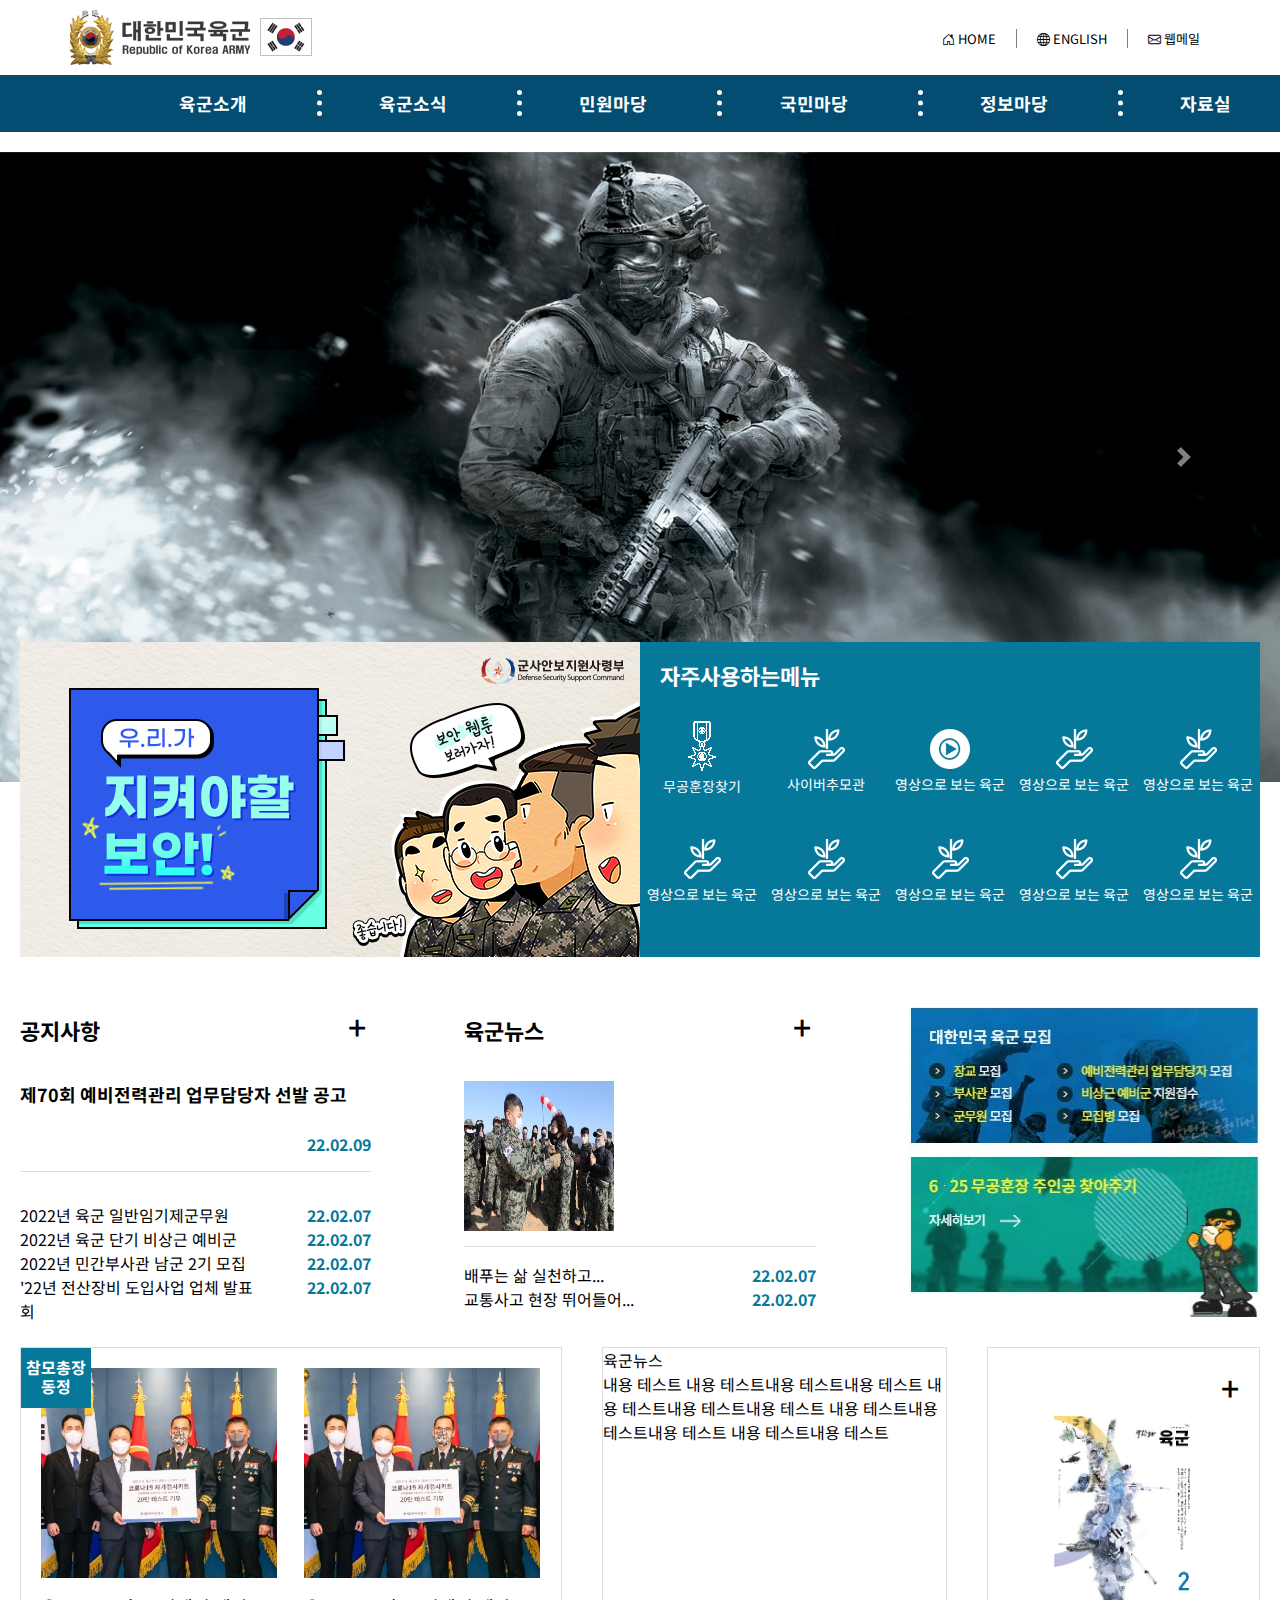
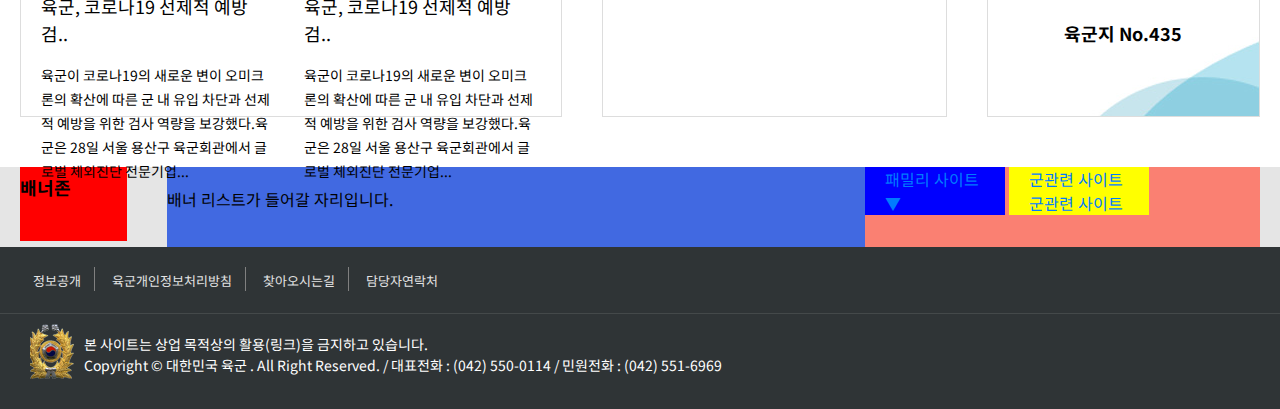
<file: army/index.html>
<!DOCTYPE html>
<html lang="en">

<head>
    <meta charset="UTF-8">
    <meta http-equiv="X-UA-Compatible" content="IE=edge">
    <meta name="viewport" content="width=device-width, initial-scale=1.0">
    <title>Document</title>
    <link rel="stylesheet" href="style.css">
    <link rel="preconnect" href="https://fonts.googleapis.com">
    <link rel="preconnect" href="https://fonts.gstatic.com" crossorigin>
    <link href="https://fonts.googleapis.com/css2?family=Noto+Sans+KR:wght@100&display=swap" rel="stylesheet">
    <link rel="stylesheet" href="https://cdn.jsdelivr.net/npm/bootstrap-icons@1.8.1/font/bootstrap-icons.css">
    <link rel="stylesheet" href="https://maxcdn.bootstrapcdn.com/bootstrap/4.0.0/css/bootstrap.min.css"
        integrity="sha384-Gn5384xqQ1aoWXA+058RXPxPg6fy4IWvTNh0E263XmFcJlSAwiGgFAW/dAiS6JXm" crossorigin="anonymous">
</head>

<body>
    <div class="wrap">
        <div class="top_menu">
            <div class="main_logo">
                <a href="https://www.army.mil.kr/webapp/user/indexMain.do?siteId=army#none">
                    <img src="img/maim_logo.png" alt="">
                </a>
            </div>
            <ul class="addfunc">
                <li><a href=""><i class="bi bi-house-door"></i> HOME</a></li>
                <li><a href=""> <i class="bi bi-globe"></i> ENGLISH</a></li>
                <li><a href=""> <i class="bi bi-envelope"></i> 웹메일</a></li>
            </ul>
        </div>
        <div class="nav">
            <ul class="nav_section">
                <li><a href="">육군소개</a></li>
                <li><a href="">육군소식</a></li>
                <li><a href="">민원마당</a></li>
                <li><a href="">국민마당</a></li>
                <li><a href="">정보마당</a></li>
                <li><a href="">자료실</a></li>

            </ul>
        </div>
        <div class="main_img">
            <div id="carouselExampleControls" class="carousel slide" data-ride="carousel">
                <div class="carousel-inner">
                    <div class="carousel-item active">
                        <img class="d-block w-100" src="img/main_img.jpg" alt="First slide">
                    </div>
                    <div class="carousel-item">
                        <img class="d-block w-100" src="img/main_img1.jpg" alt="Second slide">
                    </div>
                    <div class="carousel-item">
                        <img class="d-block w-100" src="img/main_img2.jpg" alt="Third slide">
                    </div>
                </div>
                <a class="carousel-control-prev" href="#carouselExampleControls" role="button" data-slide="prev">
                    <span class="carousel-control-prev-icon" aria-hidden="true"></span>
                    <span class="sr-only">Previous</span>
                </a>
                <a class="carousel-control-next" href="#carouselExampleControls" role="button" data-slide="next">
                    <span class="carousel-control-next-icon" aria-hidden="true"></span>
                    <span class="sr-only">Next</span>
                </a>
            </div>
        </div>
        <div class="popup">
            <div class="popup_left">

            </div>
            <div class="popup_right">
                <h3>자주사용하는메뉴</h3>
                <ul class="quickmenu">
                    <li>
                        <span>
                            <img src="img/jaju0.png" alt="">
                        </span>
                        <span class="quickmenu_name">
                            무공훈장찾기
                        </span>
                    </li>
                </ul>

                <ul class="quickmenu">
                    <li>
                        <span>
                            <img src="img/jaju1.png" alt="">
                        </span>
                        <span class="quickmenu_name">
                            사이버추모관
                        </span>
                    </li>
                </ul>
                <ul class="quickmenu">
                    <li>
                        <span>
                            <img src="img/jaju2.png" alt="">
                        </span>
                        <span class="quickmenu_name">
                            영상으로 보는 육군
                        </span>
                    </li>
                </ul>
                <ul class="quickmenu">
                    <li>
                        <span>
                            <img src="img/jaju1.png" alt="">
                        </span>
                        <span class="quickmenu_name">
                            영상으로 보는 육군
                        </span>
                    </li>
                </ul>
                <ul class="quickmenu">
                    <li>
                        <span>
                            <img src="img/jaju1.png" alt="">
                        </span>
                        <span class="quickmenu_name">
                            영상으로 보는 육군
                        </span>
                    </li>
                </ul>
                <ul class="quickmenu">
                    <li>
                        <span>
                            <img src="img/jaju1.png" alt="">
                        </span>
                        <span class="quickmenu_name">
                            영상으로 보는 육군
                        </span>
                    </li>
                </ul>
                <ul class="quickmenu">
                    <li>
                        <span>
                            <img src="img/jaju1.png" alt="">
                        </span>
                        <span class="quickmenu_name">
                            영상으로 보는 육군
                        </span>
                    </li>
                </ul>
                <ul class="quickmenu">
                    <li>
                        <span>
                            <img src="img/jaju1.png" alt="">
                        </span>
                        <span class="quickmenu_name">
                            영상으로 보는 육군
                        </span>
                    </li>
                </ul>
                <ul class="quickmenu">
                    <li>
                        <span>
                            <img src="img/jaju1.png" alt="">
                        </span>
                        <span class="quickmenu_name">
                            영상으로 보는 육군
                        </span>
                    </li>
                </ul>
                <ul class="quickmenu">
                    <li>
                        <span>
                            <img src="img/jaju1.png" alt="">
                        </span>
                        <span class="quickmenu_name">
                            영상으로 보는 육군
                        </span>
                    </li>
                </ul>
            </div>
        </div>
        <div class="mc0">
            <div class="mc0_left">
                <h3>공지사항</h3><a>
                    <h2>+</h2>
                </a>
                <ul class="gongji0">
                    <li><a>제70회 예비전력관리 업무담당자 선발 공고</a></li>
                    <li>ㅤ</li>
                    <li>22.02.09</li>
                </ul>
                <ul class="gongji1">
                    <li>
                        <span>
                            2022년 육군 일반임기제군무원
                        </span>
                        <span>
                            22.02.07
                        </span>
                    </li>
                    <li>
                        <span>
                            2022년 육군 단기 비상근 예비군
                        </span>
                        <span>
                            22.02.07
                        </span>
                    </li>
                    <li>
                        <span>
                            2022년 민간부사관 남군 2기 모집
                        </span>
                        <span>
                            22.02.07
                        </span>
                    </li>
                    <li>
                        <span>
                            '22년 전산장비 도입사업 업체 발표회
                        </span>
                        <span>
                            22.02.07
                        </span>
                    </li>

                </ul>

            </div>
            <div class="mc0_center">
                <h3>육군뉴스</h3><a>
                    <h2>+</h2>
                </a>
                <ul class="gongji_center1">
                    <li><img src="img/sun.jpg" alt=""></li>
                </ul>
                <ul class="gongji_center2">
                    <li>
                        <span>
                            배푸는 삶 실천하고...
                        </span>
                        <span>
                            22.02.07
                        </span>
                    </li>
                    <li>
                        <span>
                            교통사고 현장 뛰어들어...
                        </span>
                        <span>
                            22.02.07
                        </span>
                    </li>

                </ul>
            </div>
            <div class="mc0_right">
            </div>
        </div>
        <div class="mc1">
            <div class="mc1_left">
                <h3>
                    참모총장 동정
                </h3>
                <div class="mc1_left_img">
                    <ul>
                        <li>
                            <div><span id="thum0"><img src="img/chongjang.jpg" alt=""></span></div>
                            <span class="title">육군, 코로나19 선제적 예방 검..</span>
                            <span class="cont">육군이 코로나19의 새로운 변이 오미크론의 확산에 따른 군 내 유입 차단과 선제적 예방을 위한 검사 역량을 보강했다.육군은 28일
                                서울 용산구 육군회관에서 글로벌 체외진단 전문기업...</span>
                        </li>
                        <li>
                            <div><span id="thum0"><img src="img/chongjang.jpg" alt=""></span></div>
                            <span class="title">육군, 코로나19 선제적 예방 검..</span>
                            <span class="cont">육군이 코로나19의 새로운 변이 오미크론의 확산에 따른 군 내 유입 차단과 선제적 예방을 위한 검사 역량을 보강했다.육군은 28일
                                서울 용산구 육군회관에서 글로벌 체외진단 전문기업...</span>
                        </li>
                    </ul>
                </div>
            </div>
            <div class="mc1_center">
                육군뉴스<br>
                내용 테스트 내용 테스트내용 테스트내용 테스트 내용 테스트내용 테스트내용 테스트 내용 테스트내용 테스트내용 테스트 내용 테스트내용 테스트
            </div>
            <div class="mc1_right">
                <div class='ebook'>
                    <a>
                        <h2>+</h2>
                    </a>
                    <span class="ebook_background">
                        <img src="img/book.jpg" alt="" class="ebook_img">
                    </span>
                    <span class="ebook_title">
                        육군지 No.435
                    </span>
                </div>
            </div>
        </div>
        <div class="banner">
            <div class="banner_inner">
                <h3>배너존</h3>
                <div class="banner_list">배너 리스트가 들어갈 자리입니다.</div>
                <div class="banner_site">
                    <div class="banner_site_1">
                        <a href="">패밀리 사이트</a>
                        <a href="">▼</a>
                    </div>
                    <div class="banner_site_2">
                        <a href="">군관련 사이트</a>
                        <a href="">군관련 사이트</a>
                    </div>
                    
                </div>
            </div>
        </div>
        <footer>
            <div class="footer_up">
                <div class="footer_up_container">
                    <ul>
                        <li><a href="">정보공개</a></li>
                        <li><a href="">육군개인정보처리방침</a></li>
                        <li><a href="">찾아오시는길</a></li>
                        <li><a href="">담당자연락처</a></li>
                    </ul>
                </div>
            </div>
            <div class="footer_down">
                <div class="footer_down_container">
                    <img src="img/logo_footer.png" alt="">
                    <p class="backred">본 사이트는 상업 목적상의 활용(링크)을 금지하고 있습니다.</p>
                    <p>Copyright © 대한민국 육군 . All Right Reserved. / 대표전화 : (042) 550-0114 / 민원전화 : (042) 551-6969</p>
                </div>
            </div>
        </footer>
    </div>
    <script src="https://code.jquery.com/jquery-3.2.1.slim.min.js"
        integrity="sha384-KJ3o2DKtIkvYIK3UENzmM7KCkRr/rE9/Qpg6aAZGJwFDMVNA/GpGFF93hXpG5KkN"
        crossorigin="anonymous"></script>
    <script src="https://cdnjs.cloudflare.com/ajax/libs/popper.js/1.12.9/umd/popper.min.js"
        integrity="sha384-ApNbgh9B+Y1QKtv3Rn7W3mgPxhU9K/ScQsAP7hUibX39j7fakFPskvXusvfa0b4Q"
        crossorigin="anonymous"></script>
    <script src="https://maxcdn.bootstrapcdn.com/bootstrap/4.0.0/js/bootstrap.min.js"
        integrity="sha384-JZR6Spejh4U02d8jOt6vLEHfe/JQGiRRSQQxSfFWpi1MquVdAyjUar5+76PVCmYl"
        crossorigin="anonymous"></script>
    <script src="index.js"></script>

</body>

</html>
</file>
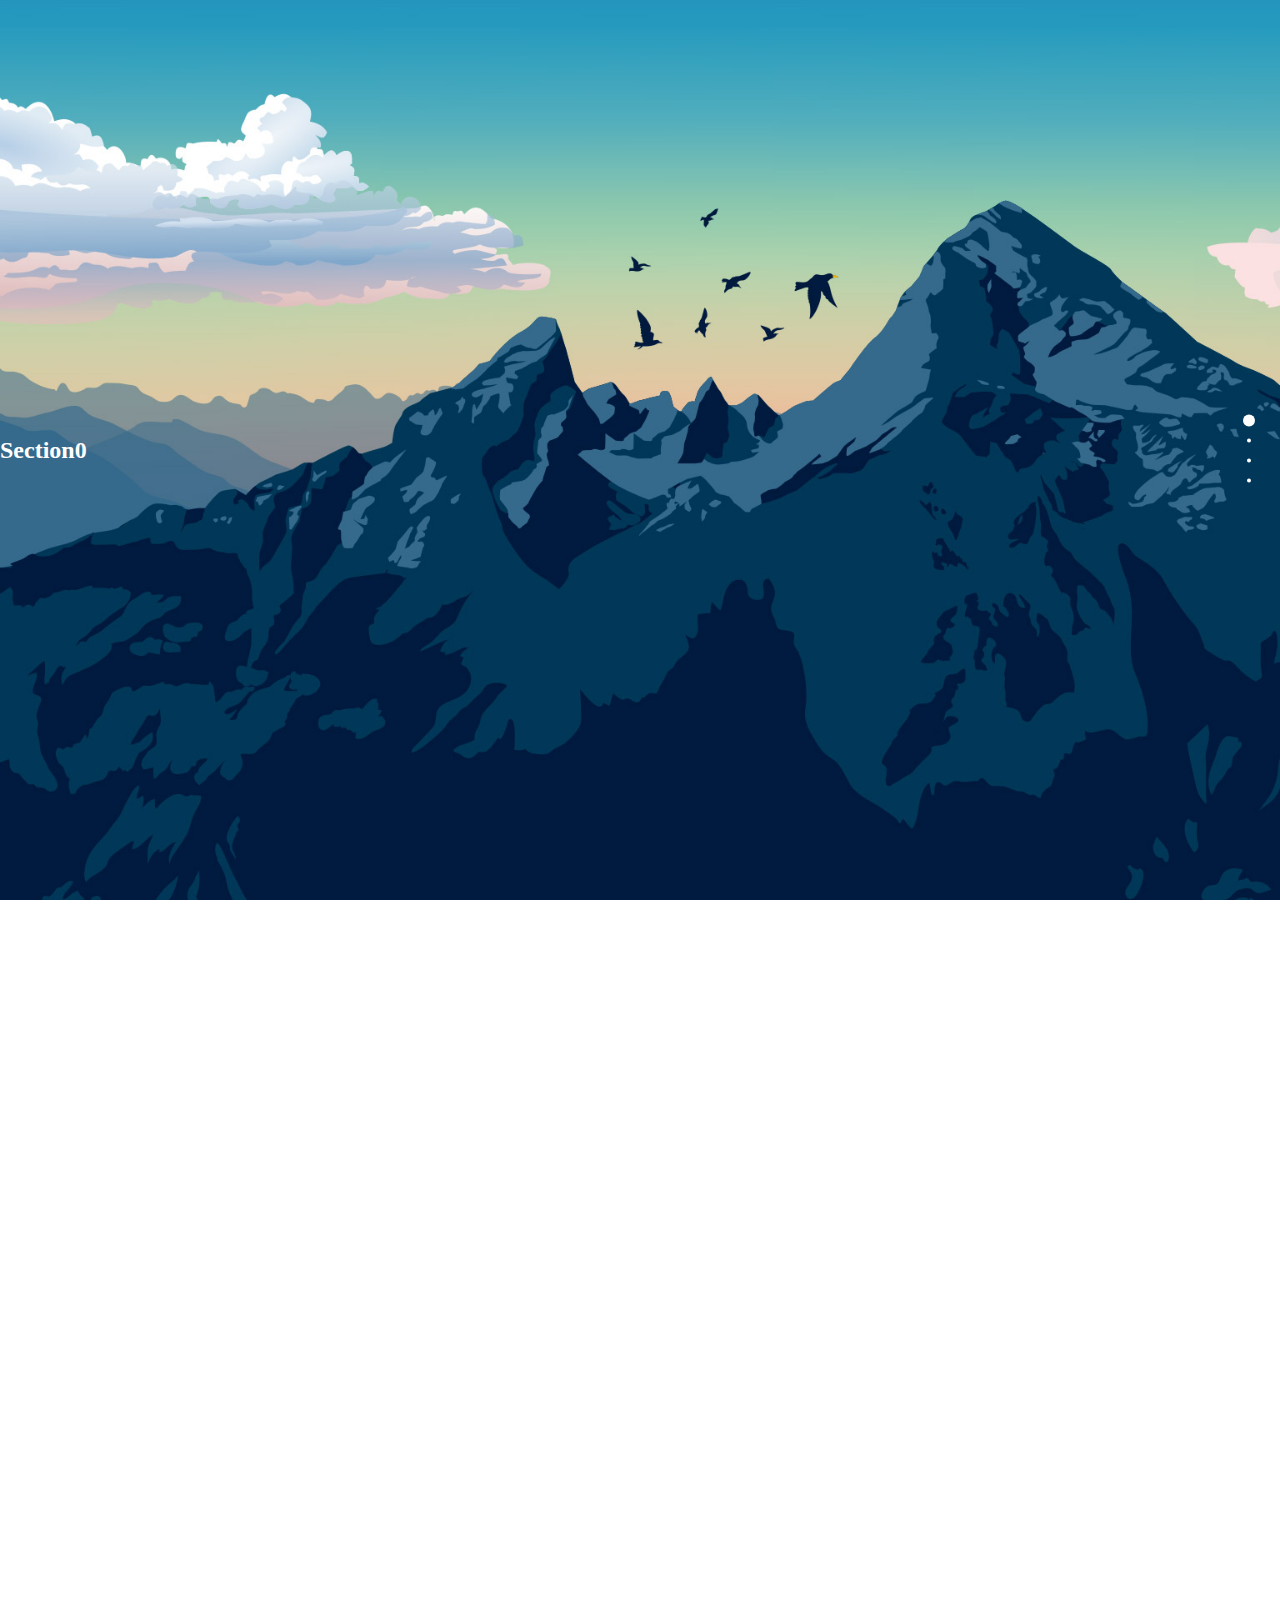
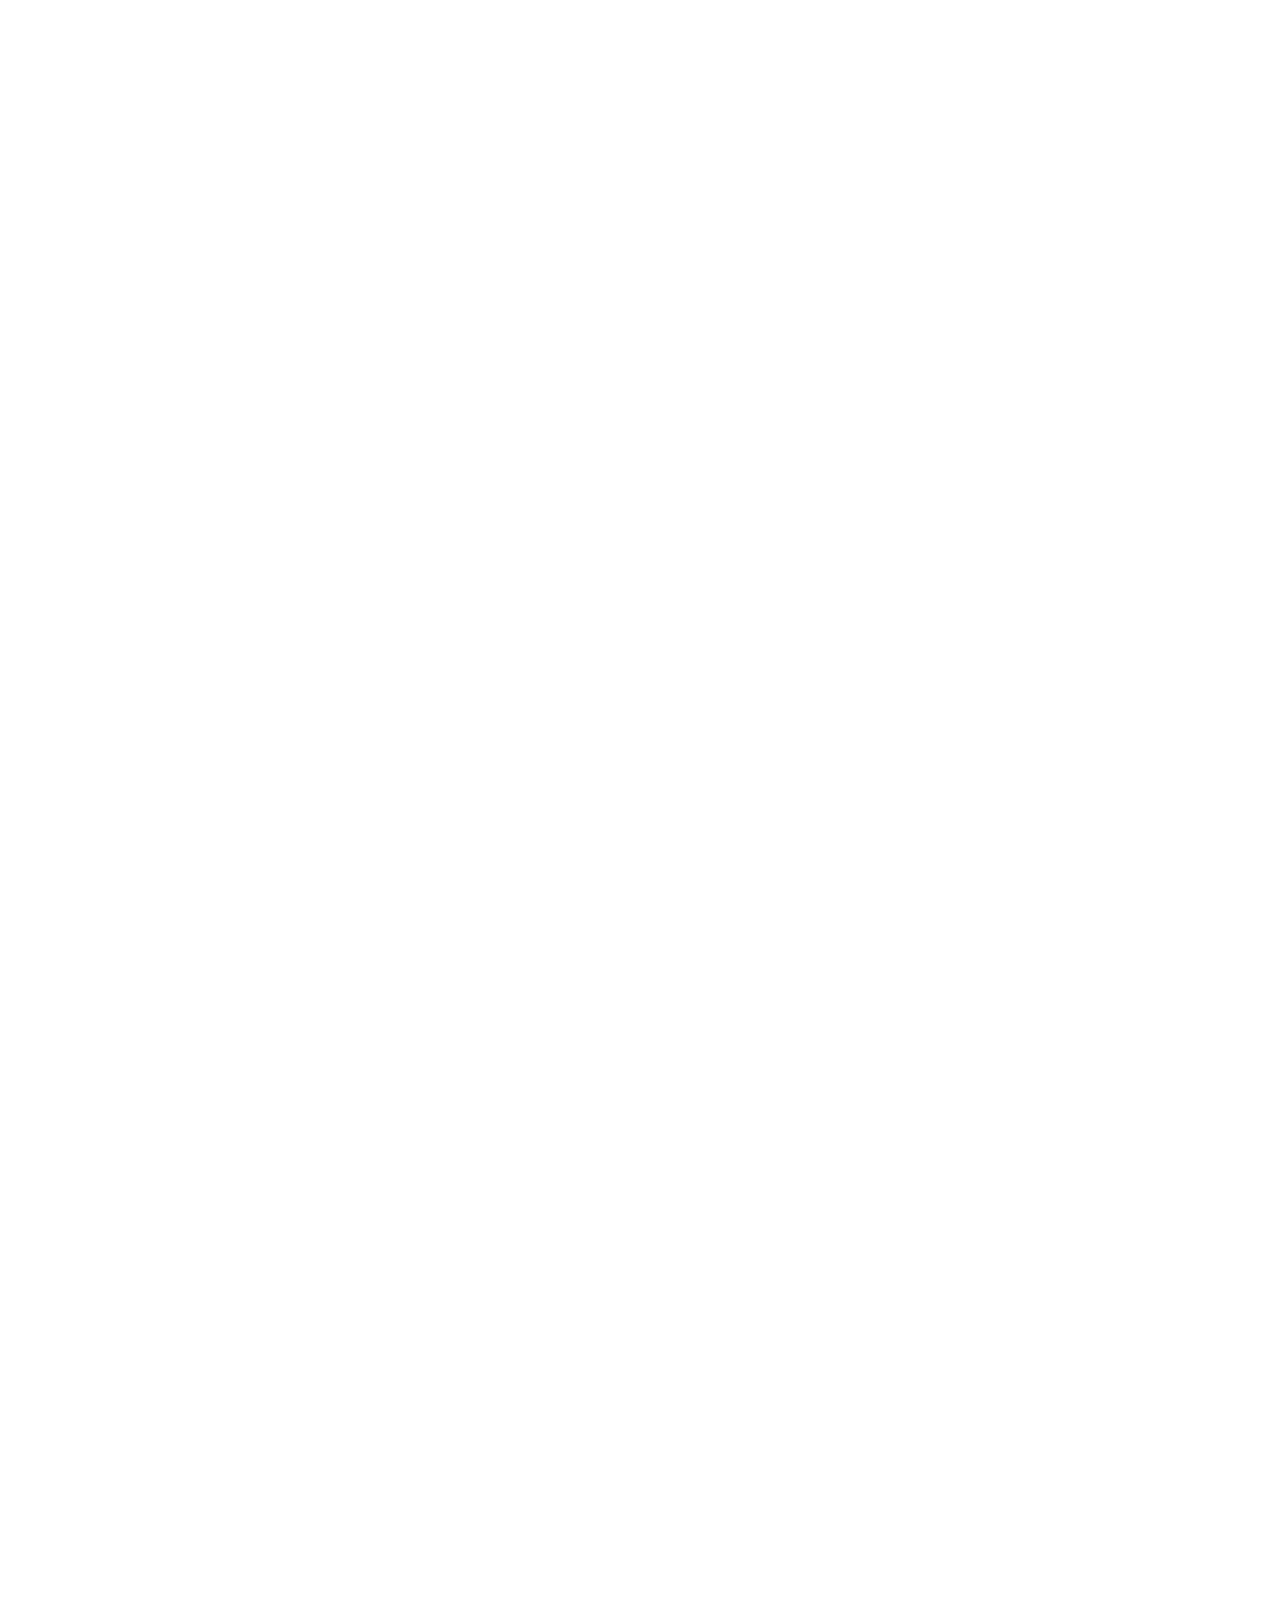
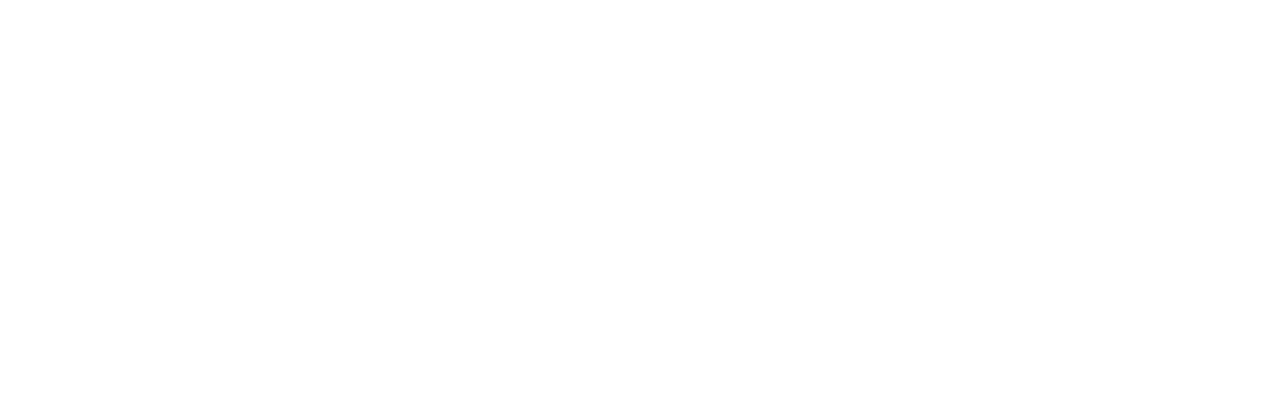
<file: fullPage/index.html>
<!DOCTYPE html>
<html lang="en">

<head>
    <meta charset="UTF-8">
    <meta http-equiv="X-UA-Compatible" content="IE=edge">
    <meta name="viewport" content="width=device-width, initial-scale=1.0">
    <title>Document</title>

    <link rel="stylesheet" href="fullpagejs/fullpage.min.css">
    <link rel="stylesheet" href="index.css">
    <script src="fullpagejs/fullpage.min.js"></script>
</head>

<body>
    <div id="full-page">
        <div class="section s0">
            <h2>Section0</h2>
        </div>
        <div class="section s1">
            <h2>Section1</h2>
            <h3>Sub Title</h3>
        </div>
        <div class="section s2">
            <h2>Section2</h2>
        </div>
        <div class="section s3">
            <h2>Section3</h2>
        </div>
    </div>

    <script>
        new fullpage('#full-page', {
            licenseKey: '',
            sectionsColor: ['#ff0000', '#00ff00', '#0000ff', '#aaaaaa'],
            navigation: true,
            navigationTooltips: ['Home', 'About', 'Contact', 'Xtras'],
            scrollingSpeed: 1000,
            onLeave: function (origin, destination, direction) {
                console.log('onLeave', origin.index, destination.index)
                if (origin.index == 1) {
                    document.querySelector(".s1 h3").style.display = "none";
                }
            },
            afterLoad: function (origin, destination, direction) {
                console.log('afterLoad', origin.index, destination.index)
                if (destination.index == 1) {
                    document.querySelector(".s1 h3").style.display = "inline-block";
                }
            }
        });
    </script>
</body>

</html>
</file>
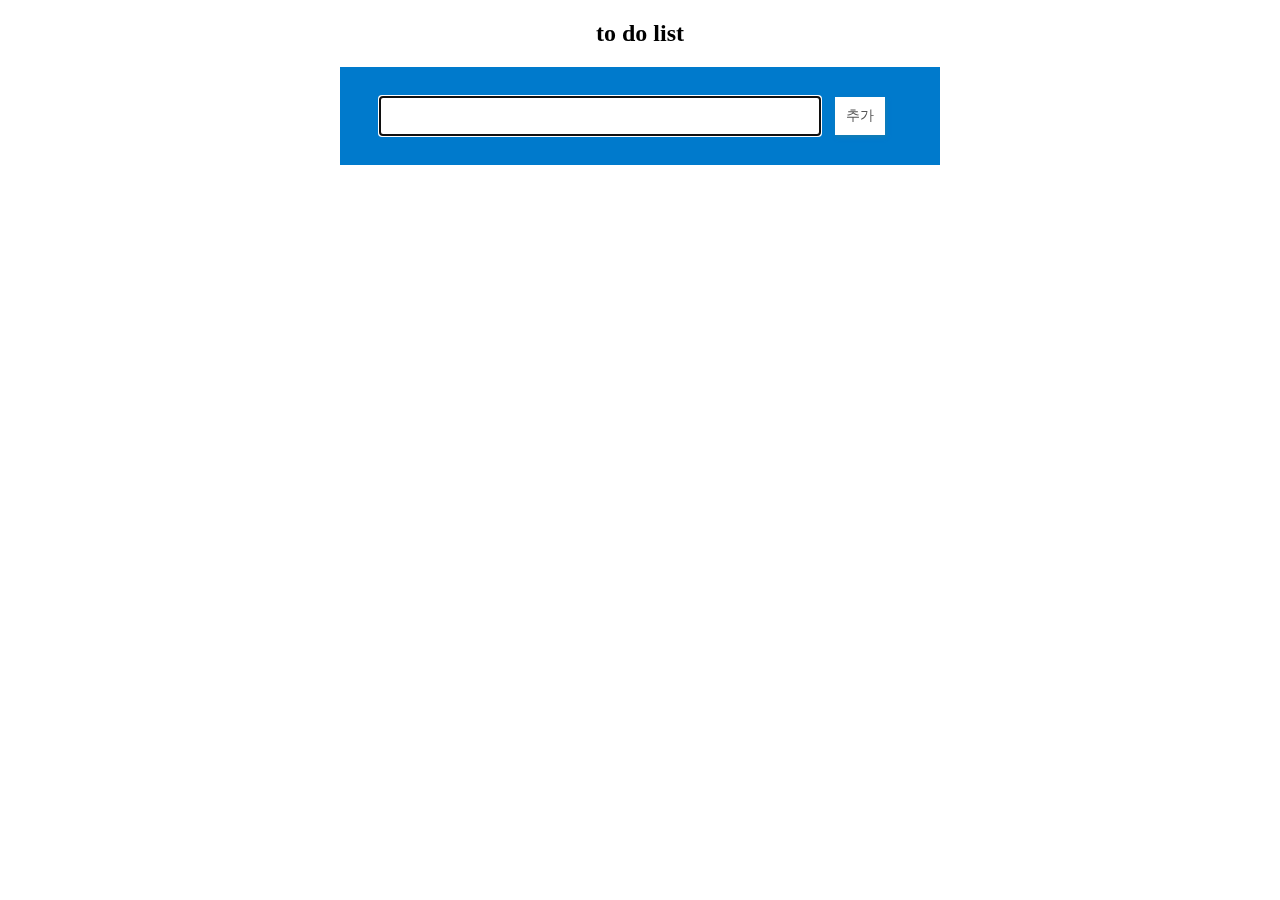
<file: todo/index.html>
<!doctype html>
<html>

<head>
	<meta charset="utf-8">
	<meta name="viewport" content="width=device-width">
	<title>To do list</title>
	<link rel="stylesheet" href="input.css">
	<link rel="stylesheet" href="list.css">
</head>

<body>
	<div id="wrapper">
		<h2>to do list</h2>
		<form>
			<input type="text" autofocus="ture" id="item">
			<button type="button" id="add" class="addBtn">추가</button>
		</form>
		<div id="itemList"></div>
	</div>
	<script src="checklist.js"></script>
</body>

</html>
</file>
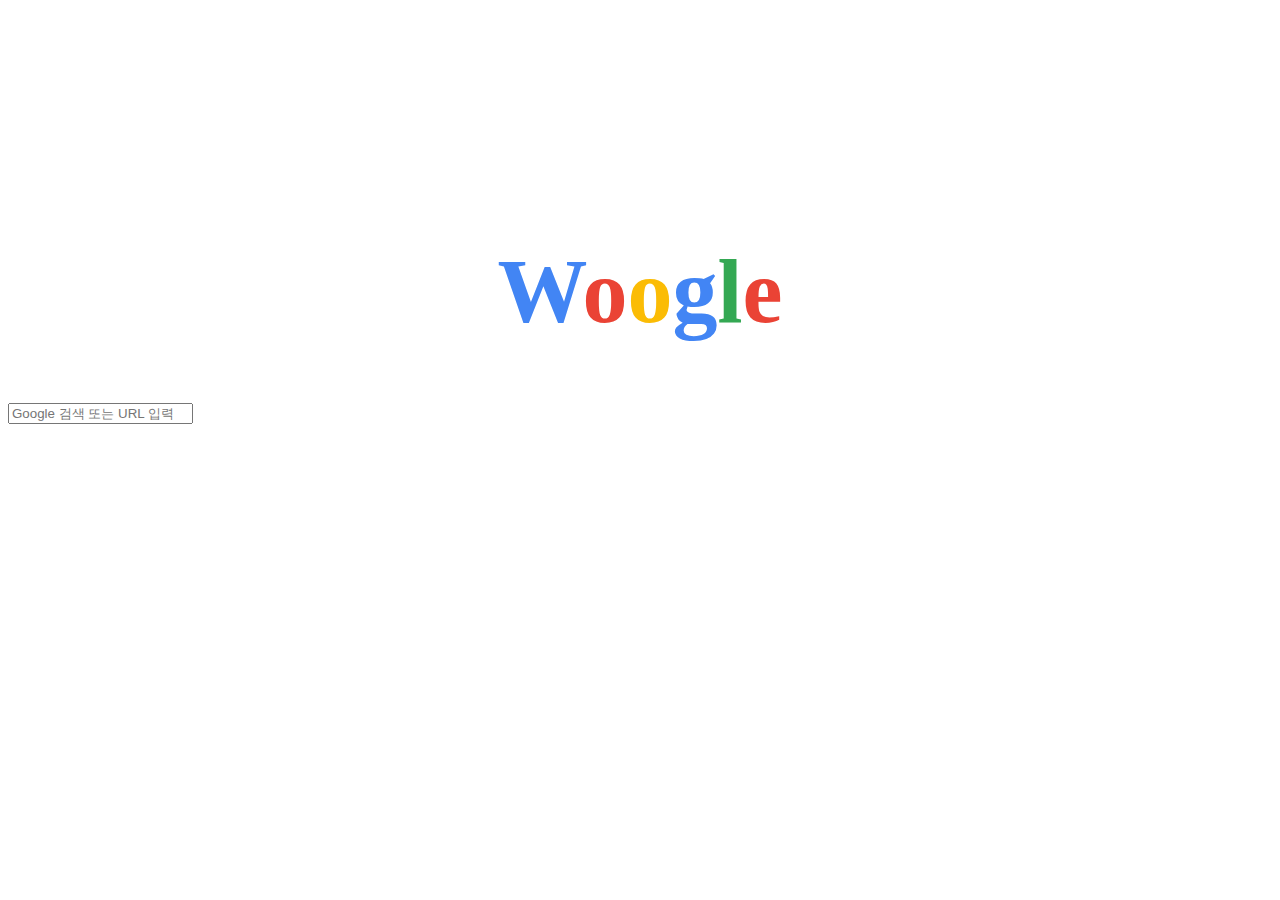
<file: woogle/index.html>
<!DOCTYPE html>
<html lang="ko">

<head>
    <meta charset="UTF-8">
    <meta http-equiv="X-UA-Compatible" content="IE=edge">
    <meta name="viewport" content="width=device-width, initial-scale=1.0">
    <title>Woogle</title>
    <link href="https://cdn.jsdelivr.net/npm/bootstrap@5.1.3/dist/css/bootstrap.min.css" rel="stylesheet"
        integrity="sha384-1BmE4kWBq78iYhFldvKuhfTAU6auU8tT94WrHftjDbrCEXSU1oBoqyl2QvZ6jIW3" crossorigin="anonymous">
    <link rel="stylesheet" href="style.css">
</head>

<body>
    <h1><span>W</span><span>o</span><span>o</span><span>g</span><span>l</span><span>e</span></h1>
    <form action="https://www.google.com/search" method="GET">
        <div class="mt-5 mx-auto search-bar input-group mb-3">
            <input name="q" type="text" class="rounded-pill form-control" placeholder="Google 검색 또는 URL 입력"
                aria-label="Recipient's username" aria-describedby="button-addon2">
        </div>
    </form>
</body>

</html>
</file>
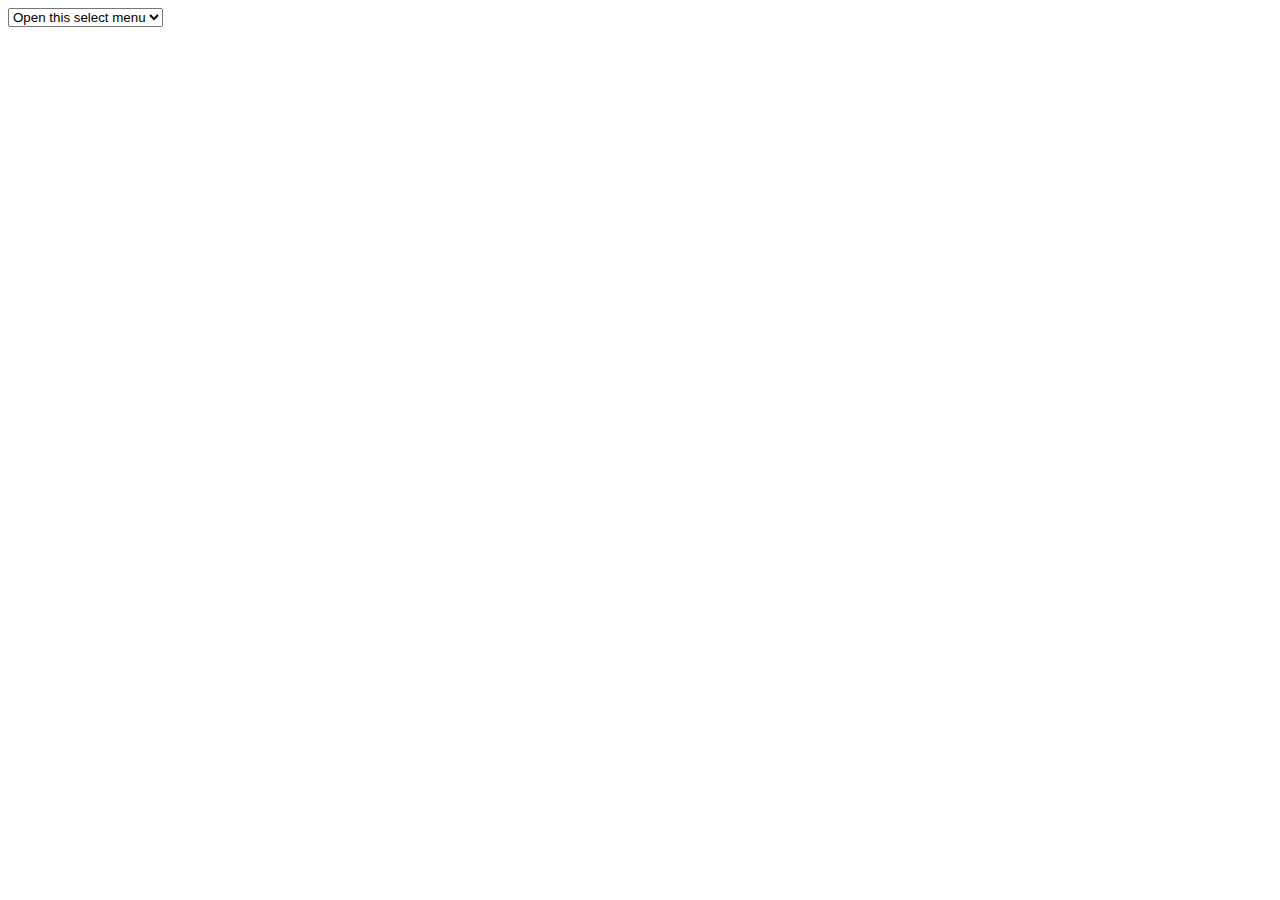
<file: army/test.html>
<!DOCTYPE html>
<html lang="en">
<head>
    <meta charset="UTF-8">
    <meta http-equiv="X-UA-Compatible" content="IE=edge">
    <meta name="viewport" content="width=device-width, initial-scale=1.0">
    <title>Document</title>
    <link href="https://cdn.jsdelivr.net/npm/bootstrap@5.1.3/dist/css/bootstrap.min.css" rel="stylesheet" integrity="sha384-1BmE4kWBq78iYhFldvKuhfTAU6auU8tT94WrHftjDbrCEXSU1oBoqyl2QvZ6jIW3" crossorigin="anonymous">
</head>
<body>
    <select class="form-select form-select-lg mb-3" aria-label=".form-select-lg example">
        <option selected>Open this select menu</option>
        <option value="1">One</option>
        <option value="2">Two</option>
        <option value="3">Three</option>
      </select>
</body>
</html>

<link href="https://cdn.jsdelivr.net/npm/bootstrap@5.1.3/dist/css/bootstrap.min.css" rel="stylesheet" integrity="sha384-1BmE4kWBq78iYhFldvKuhfTAU6auU8tT94WrHftjDbrCEXSU1oBoqyl2QvZ6jIW3" crossorigin="anonymous">
</file>
<file: army/style.css>
*{
    list-style-type: none;
    list-style: none;
    text-decoration: none;
    border-collapse: collapse;
    margin: 0px;
    padding: 0px;
    color: #000;
    font-family: 'Noto Sans KR', sans-serif;
    
}

.top_menu{
    display: flex;
    background-color: rgba(0, 0, 0, 0);
    width: 1240px;
    height: 75px;
    margin: auto;
}

.main_logo{

    width: 242px;
    height: 55px;
    padding-top: 10px;
    padding-left: 50px;
}


.addfunc{
    display: flex;
    justify-content: flex-end;
    background-color: rgba(0, 0, 0, 0);
    margin-top: 15px;
    margin-left: 670px;
}

.addfunc > li{
    margin: 10px;       
}
.addfunc > li>a{
    font-size: 13px;
    color: #000;
}
.addfunc > li:not(:last-child) > a{
    border-right:1px solid gray;
    padding-right: 20px;
}

.nav{
    margin: auto;
    width: 100%;
    height: 57px;
    background-color: #024d71;
}

.nav_section{
    background-color: rgba(0, 0, 0, 0);
    width: 1240px;
    margin: auto;
    display: flex;
    justify-content: flex-start;
}
.nav_section > li{
    margin: auto
}
.nav_section > li:first-child{
    padding-left: 130px;
}
.nav_section > li > a{
    color: #fff;
    font-weight: bold;
    font-size: 18px;

}
.nav_section > li:not(:last-child) > a{
    border-right: 5px dotted #fff;
    padding-right: 70px;
}

.main_img{
    width: 100%;
    height: 710px;
    position: relative;
    background-repeat: no-repeat;
    background-size: cover;
}
.main_img>h1{
    position: absolute;
    padding-top: 140px;
    color: #fff;
    text-align: center;
    font-size: 45px;
}
.main_img>p{
    position: absolute;
    color: #fff;
    text-align: center;
    font-size: 20px;
    font-weight: bold;
}

.popup{
    position: relative;
    top: -200px;
    width: 1240px;
    height: 315px;
    background-color: #06799b;
    margin: auto;
    display: flex;
}
.popup_left{
    flex:1;
    background-image: url("img/banner_left.png");
}
.popup_right{
    flex: 1;
    background-color: rgba(0, 0, 0, 0);
    width: 620px;
    height: 300px;
}
.popup_right > h3{
    padding: 20px;
    color: white;
    font-size: 22px;
    font-weight: bold;
    background-color: rgba(0, 0, 0, 0)
}
.popup_right > ul > li > span:first-child{
    cursor: pointer;
}
.quickmenu > li{
    float: left;
    width: 20%;
    height: 110px;
    padding-top: 5px;
    padding-bottom: 20px;
    text-align: center;
    
}
.quickmenu>li  > span:first-child{
width: 100%;
height: 110px;


}

.quickmenu > li > span:last-child{
    color: #fff;
    font-size: 14px;
    display: block;
    margin-top: 5px;
}

.mc0{
    display: flex;
    width: 1240px;
    height: 310px;
    margin: auto;
    background-color: rgba(0, 0, 0, 0);
    margin-top: -150px;
}
.mc0_left{
    flex: 1;
}
.mc0_left> h3{
    font-weight: bold;
    display: inline-block;
    padding-top: 10px;
    padding-bottom: 30px;
    font-size: 22px;
}
.mc0_left> a{
    padding-top: 0px;
    padding-right: 5px;
    float: right;
    font-weight: bold;
    cursor: pointer;
    
}
.mc0_center{
    margin: 0 93px;
    flex: 1;
}
.mc0_center> h3{
    font-weight: bold;
    display: inline-block;
    padding-top: 10px;
    padding-bottom: 30px;
    font-size: 22px;
}
.mc0_center> a{
    padding-top: 0px;
    padding-right: 5px;
    float: right;
    font-weight: bold;
    cursor: pointer;
    
}
.mc0_right{
    flex: 1;
    background-image: url("img/mojib.JPG");
    background-repeat: no-repeat;
    
}

.mc1{
    display: flex;
    width: 1240px;
    height: 370px;
    margin: 30px auto 50px auto;
    background-color: rgba(0, 0, 0, 0);
}
.mc1_left{
    position: relative;
    padding: 20px;
    flex: 54;
    background-color: rgba(0, 0, 0, 0);
    border: 1px solid #ddd;
}
.mc1_left > h3{
    position: absolute;
    background-color: #06799b;
    width: 70px;
    height: 60px;
    font-size: 16px;
    font-weight: bold;
    text-align: center;
    color: #fff;
    padding-top: 10px;
    top: 0px;
    left: 0px;
    z-index: 9999;
}

.mc1_left_img > ul > li{
    display: inline-block;
    width: 234px;
}
.mc1_left_img > ul > li:first-child{
    margin-right: 25px;
}
.mc1_left_img > ul > li > div{
    width: 236px;
    height: 210px;
    overflow: hidden;

}


.mc1_center{
    flex: 37;
    margin: 0px 40px 0px 40px;
    border: 1px solid #ddd;
}
.mc1_right{
    flex: 25;
    padding: 20px;
    border: 1px solid #ddd;
    background : url(img/book_deco.jpg) no-repeat right bottom;

}
.ebook_background{
    width: 155px;
    height: 193px;
    background-image: url(img/ebook_border.png);
}

.ebook_img{
    padding: 2px 0px 0px 5px;
    display: block;
    width: 149px;
    margin: auto;
    cursor: pointer;
}
.ebook > a >h2{
    text-align: right;
    cursor: pointer;
}
.ebook_title{
    font-weight: bold;
    font-size: 18px;
    margin: 20px 0px 0px 0px;
    display: block;
    text-align: center;
}

.banner{
    background-color: #e5e5e5;
    width: 100%;
    height: 80px;
}

footer{
    background-color: #2f3436;
    width: 100%;
    height: 162px;
    
}

.footer_up{
    height: 67px;
    border-bottom: 1px solid #44494a;
}

.footer_down>div{
    margin: auto;
    width: 1240px;
    height: 95px;
}
.footer_down>div>p{
    display: flex;
}
.w-100{
    position: relative;
    width: 100%;
    height: 650px;
    padding-top: 20px;
}

.gongji0{
    border-bottom: 1px solid #ddd;
    padding-bottom: 15px;
}
.gongji0 > li > a{
    font-size: 18px;
    font-weight: bold;
}
.gongji0 > li:last-child{
    color: #06799b;
    font-weight: bold;
    text-align: right;
}

.gongji1{
    padding-top: 15px;
}
.gongji1 > li > span:first-child{
    float: left;
    width: 70%;
}
.gongji1 > li > span:last-child{
    float: right;
    text-align: right;
    width: 30%;
    color: #06799b;
    font-weight: bold;
}
.gongji_center1{
    border-bottom: 1px solid #ddd;
    padding-bottom: 15px;
}
.gongji_center1 > li{
    left: 0px;
    overflow: hidden;
    
}
.gongji_center1 > li > a{
    font-size: 18px;
    font-weight: bold;
}
.gongji_center1 > li > img{
    transition: all 0.2s linear;
    width: 150px;
    height: 150px;
}
.gongji_center1 > li > img:hover{
    transform: scale(1.4);
}

.gongji_center2 > li > span:first-child{
    float: left;
    width: 70%;
}
.gongji_center2 > li > span:last-child{
    float: right;
    text-align: right;
    width: 30%;
    color: #06799b;
    font-weight: bold;
}

#thum0 > img{
    width: 236px;
    height: 210px;
    overflow: hidden;
    transition: all 0.2s linear;
}

#thum0 > img:hover{
    transform: scale(1.3,1.3);
    z-index: 0;
}
.title{
    display: block;
    font-size: 18px;
    margin: 15px 0px 15px 0px;
}
.cont{
    font-size:14px
}
.banner{
    overflow: hidden;
    display: block;
}

.banner_inner{
    width: 1240px;
    height: 82px;
    margin: auto;
    display: flex;
}

.banner_inner > h3{
    flex:10;
    background-color: red;
    font-size: 18px;
    font-weight: bold;
    padding: 10px 0px 0px 0px;
}

.banner_list{
    flex:70;
    margin-left: 40px;
    padding: 20px 0px;
    background-color: royalblue;
    max-width: 698px;
    width: 100%;
    height: 100% !important;
}
.banner_site{
    flex: 37; 
    background-color: salmon;
}

.banner_site_1{
    display: inline-block;
    background-color: blue;
    width: 140px;
}
.banner_site_1 > a{
    padding: 20px;
}

.banner_site_2{
    display: inline-block;
    background-color: yellow;
    width: 140px;
}
.banner_site_2 > a{
    padding: 20px;
}

.footer_up_container{
    position: relative;
    margin: 0px auto;
    width: 1240px;
    height: 100%;
}
.footer_up_container > ul > li{
    display: inline-block;
    margin: 20px 0 0 0;

}
.footer_up_container > ul > li:not(:last-child){
    border-right: 1px solid gray;
}
.footer_up_container > ul > li > a{
    position: relative;
    padding: 24px 13px;
    color: #e3e3e3;
    font-size: 13px;
    line-height: 18px;
}

.footer_down_container{
    position: relative;
    width: 1240px;
    height: 100%;
}
.footer_down_container > img{
    margin: 10px;
    float: left;
}
.footer_down_container > p{
    margin-bottom: 0px;
    color: #fff;
    font-size: 14px;
}
.backred{
    padding-top: 20px;
}
</file>
<file: fullPage/index.css>
/*index.css*/

.section{
    color: white;
}

.s0{
    background-image: url('img/mt.jpg');
    background-size: cover;
}

#fp-nav ul li a span{
    background-color: #fff;
}

.s1 h3{
    display: none;
}
</file>
<file: todo/input.css>
* {
  box-sizing:border-box;
}
#wrapper {
  width:600px;
  margin:0 auto;
}
h2 {
  text-align:center;
}
form {
  background-color:#007acc;
  padding:30px 40px;
  color:white;
  text-align:center;
}
input {
  border:none; 
  width:440px;
  padding:10px;
  float:left;
  font-size:16px;
}
.addBtn {
  padding:10px;
  width:50px;
  border:none;
  background-color:#fff;
  box-shadow:1px 2px 4px #167dae;
  color:#555; 
  text-align:center;
  font-size:14px;
  cursor:pointer;
  transition:0.3;
}
form::after {
  content:"";
  display:table;
  clear:both;
}
</file>
<file: todo/list.css>
form::after {
  content:"";
  display:table;
  clear:both;
}
ul{
  margin:0;
  padding:0;
  list-style: none;
}
ul li{
  cursor:pointer;
  position:relative;
  padding:12px 8px 12px 40px;
  background: #eee;
  font-size:18px;
  transition: 0.2s;
}
ul li:nth-child(odd) {
  background-color:#f9f9f9;
}
ul li:hover {
  background-color:#ddd;
}
.close {
  position:absolute;
  right:0;
  top:0;
  padding:12px 16px;
  border:none;
  background:rgba(255,255,255,0)
}
.close:hover {
  background-color:#007acc;
  color:white;
}
</file>
<file: woogle/style.css>
h1{
    text-align: center;
    margin-top: 240px;
    font-size: 90px;
}

h1 span:nth-child(1){
    color : #4285f4;
}
h1 span:nth-child(2){
    color : #ea4335;
}
h1 span:nth-child(3){
    color : #fbbc05;
}
h1 span:nth-child(4){
    color : #4285f4;
}
h1 span:nth-child(5){
    color : #34a853;
}
h1 span:nth-child(6){
    color : #ea4335;
}

.search-bar{
    width: 500px;
}
</file>
